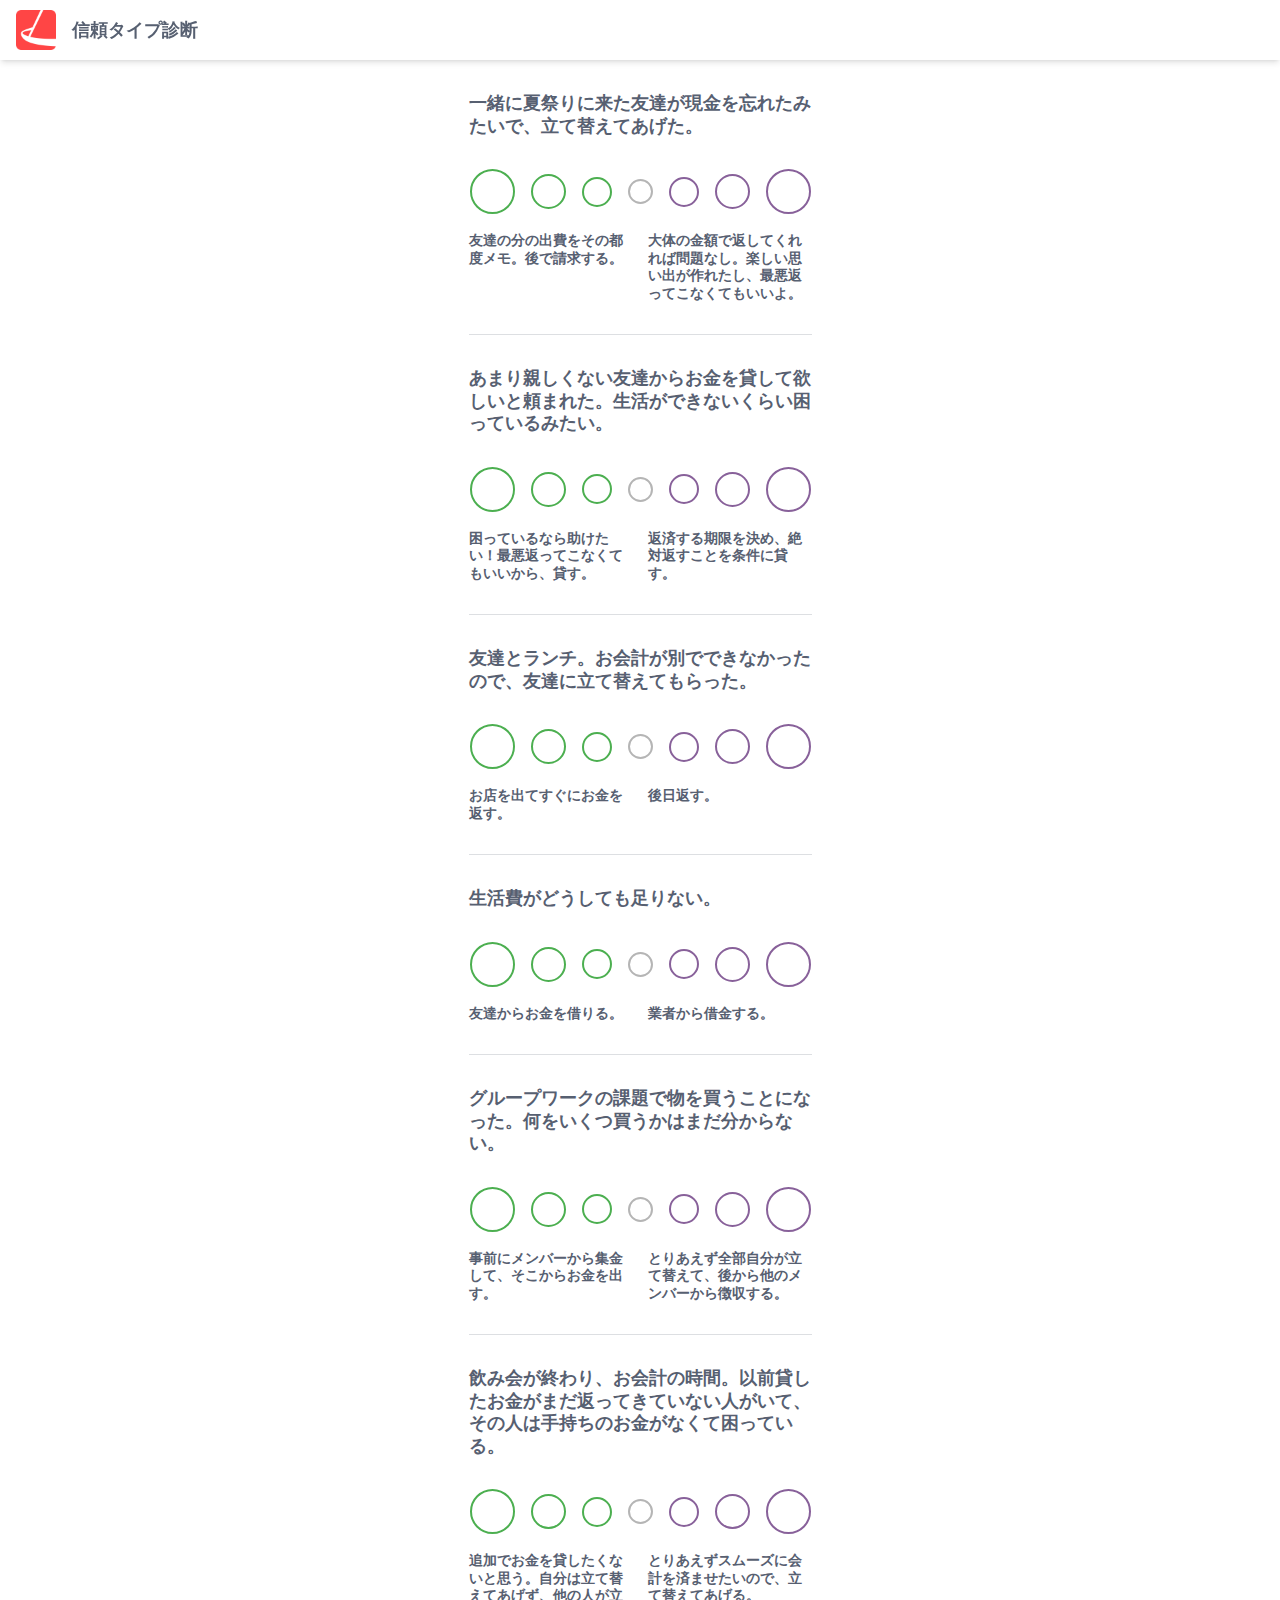
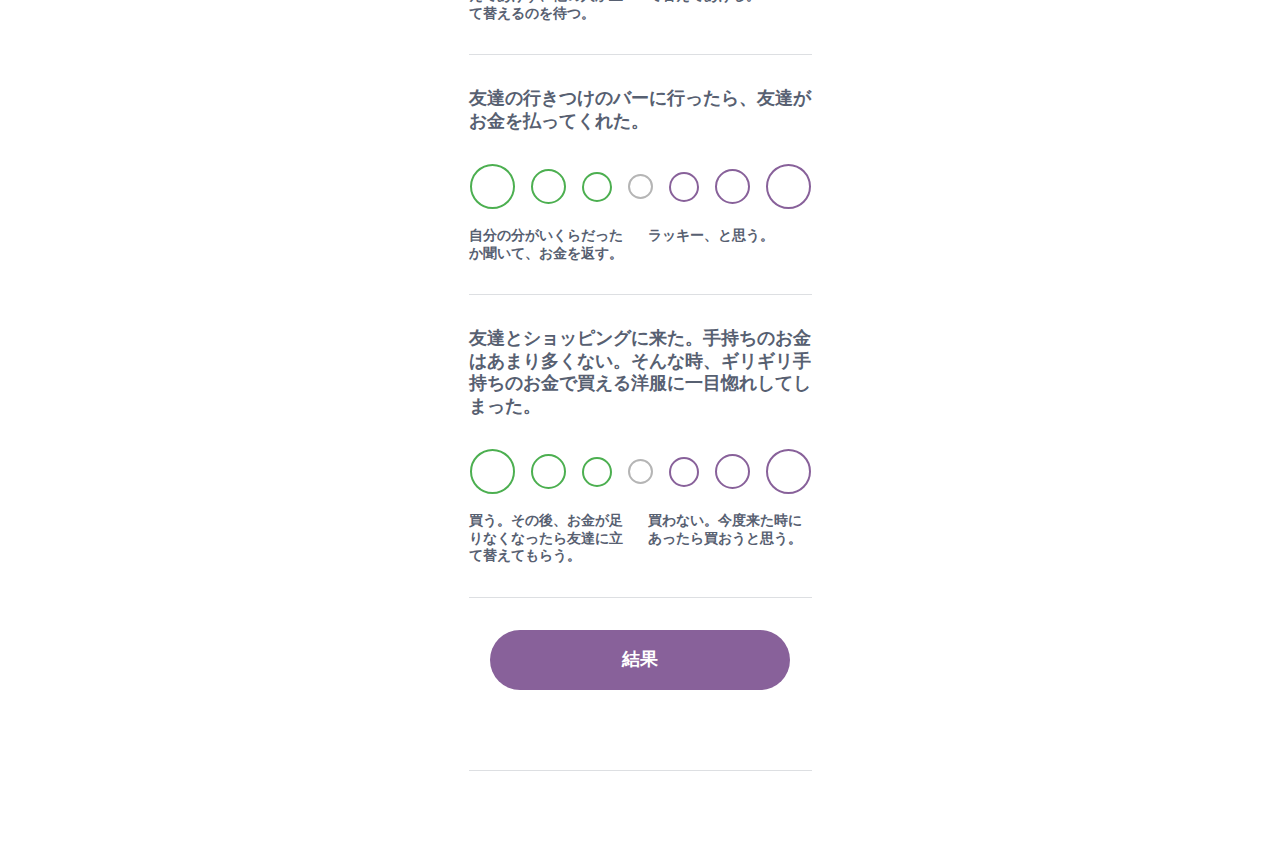
<file: index.html>
<!DOCTYPE html>
<html lang="ja">
  <head>
    <meta charset="UTF-8">
    <meta http-equiv="X-UA-Compatible" content="IE=edge">
    <meta name="viewport" content="width=device-width, initial-scale=1.0">
    <title>信頼タイプ診断</title>
    <link rel="stylesheet" href="./style.css">
  </head>
  <body>
    <header>
      <img class="logo-img" src="./img/logo.png" alt="ロゴ">
      <p>信頼タイプ診断</p>
    </header>
    <main>
      <question></question>
      <div class="submit_area">
        <button class="submit-btn" type="submit">
          <span>結果</span>
        </button>
      </div>
    </main>
    <script src="./index.js"></script>
  </body>
</html>
</file>
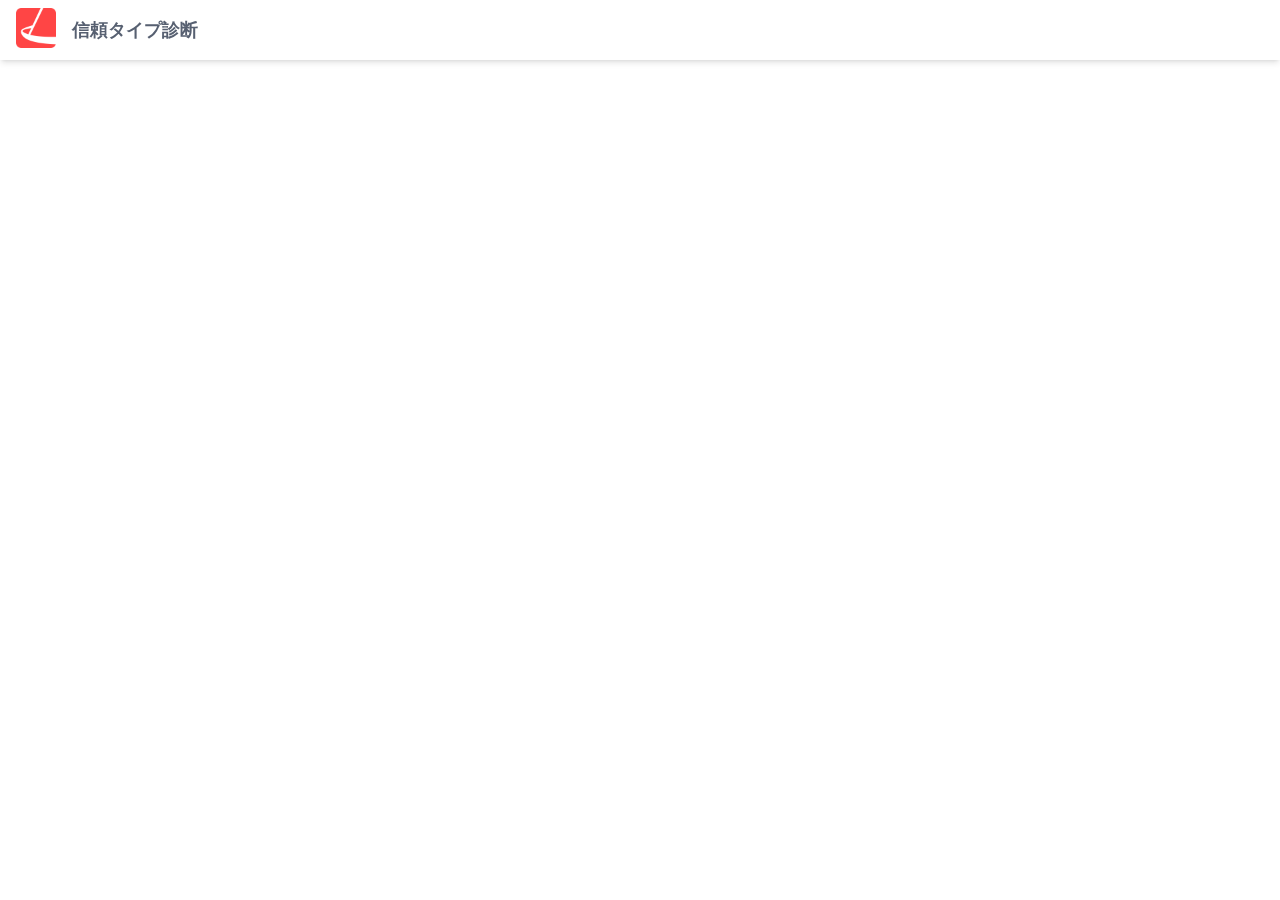
<file: result.html>
<!DOCTYPE html>
<html lang="ja">
  <head>
    <meta charset="UTF-8">
    <meta http-equiv="X-UA-Compatible" content="IE=edge">
    <meta name="viewport" content="width=device-width, initial-scale=1.0">
    <title>信頼タイプ診断</title>
    <link rel="stylesheet" href="./style.css">
  </head>
  <body>
    <header>
      <a href="index.html">
        <img class="logo-img" src="./img/logo.png" alt="ロゴ">
      </a>
      <p>信頼タイプ診断</p>
    </header>
    <main>
      <div class="type_area"></div>
      <div class="detail_area"></div>
      <script async src="https://platform.twitter.com/widgets.js" charset="utf-8"></script>
    </main>
    <script src="./result.js"></script>
  </body>
</html>
</file>
<file: style.css>
* {
  margin: 0;
  padding: 0;
}

html {
  font-family: "Hiragino Sans", "Hiragino Kaku Gothic ProN", "Helvetica Neue",
    Arial, sans-serif;
  font-size: 10px;
  word-spacing: 1px;
  -ms-text-size-adjust: 100%;
  -webkit-text-size-adjust: 100%;
  -moz-osx-font-smoothing: grayscale;
  -webkit-font-smoothing: antialiased;
  box-sizing: border-box;
}

body {
  position: relative;
  max-width: 34.3rem;
  margin: 0 auto;
  background: #ffffff;
}

p,
span,
a {
  font-weight: 600;
  font-size: 1.4rem;
  line-height: 1.25;
  color: #576071;
}

label,
span {
  color: #576071;
}

header {
  display: flex;
  align-items: center;
  position: fixed;
  top: 0;
  left: 0;
  width: 100vw;
  height: 6.0rem;
  box-shadow: 0 4px 6px -1px rgb(0 0 0 / 0.1), 0 2px 4px -2px rgb(0 0 0 / 0.1);
  background-color: #ffffff;
}

.logo-img {
  width: 4.0rem;
  height: 4.0rem;
  margin: 0 1.6rem;
}

header>p {
  font-size: 1.8rem;
}

main {
  margin: 9.2rem 0 8.0rem;
}

.item {
  margin-top: 3.2rem;
  padding-bottom: 1.6rem;
  border-bottom: 1px solid #dddfe2;
}

.question {
  font-size: 1.8rem;
}

.select_area {
  display: flex;
  justify-content: center;
  align-items: center;
  margin-top: 3.2rem;
}

.custom-radio {
  display: inline-block;
  margin-right: 16px;
  border-radius: 50%;
  border: 2px solid #b5b5b5;
  background-color: #ffffff;
  box-sizing: border-box;
}

.last-radio {
  margin-right: 0;
}

.green-radio {
  border: 2px solid #4CAF50;
}

.purple-radio {
  border: 2px solid #88619A;
}

.hidden-radio:checked+.custom-radio {
  background-color: #b5b5b5;
}

.hidden-radio:checked+.green-radio {
  background-color: #4CAF50;
}

.hidden-radio:checked+.purple-radio {
  background-color: #88619A;
}

.size45 {
  width: 4.5rem;
  height: 4.5rem;
}

.size35 {
  width: 3.5rem;
  height: 3.5rem;
}

.size30 {
  width: 3.0rem;
  height: 3.0rem;
}

.size25 {
  width: 2.5rem;
  height: 2.5rem;
}

.caption_area {
  display: flex;
  margin: 1.6rem 0;
}

.caption_area>.caption:not(:last-child) {
  margin-right: 1.6rem;
}

.caption {
  width: 16.4rem;
}

.radio-buttons {
  display: flex;
  justify-content: space-between;
}

.hidden-radio {
  display: none;
}

.submit_area {
  display: flex;
  justify-content: center;
  margin: 1.6rem 0 0;
  padding: 1.6rem 0 8.0rem;
  border-bottom: 1px solid #dddfe2;
}

.submit-btn {
  width: 30.0rem;
  height: 6.0rem;
  padding: 1.2rem 2.4rem;
  border-radius: 3.0rem;
  border: none;
  background-color: #88619A;
}

.submit-btn>span {
  font-weight: 600;
  font-size: 1.8rem;
  color: #ffffff;
}

/* result.html */

.type_area {
  display: flex;
  flex-direction: column;
  align-items: center;
  margin-top: 3.2rem;
}

.type_area>p {
  line-height: 1.0;
}

.result-title {
  font-weight: 400;
  font-size: 1.8rem;
  color: #576071;
}

.result-type {
  margin-top: 2.4rem;
  font-size: 2.4rem;
}

.result-16type {
  margin-top: 1.6rem;
  font-size: 1.8rem;
}

.result-img {
  width: 20.0rem;
  margin-top: 1.6rem;
}

.result-description {
  margin: 1.6rem 1.6rem 0;
  font-size: 1.6rem;
  line-height: 1.5;
  color: #576071;
}

.trait_item {
  display: flex;
  flex-direction: column;
  align-items: center;
  margin-top: 3.2rem;
  padding-bottom: 1.6rem;
  border-bottom: 1px solid #dddfe2;
}

.trait_item>p {
  font-size: 1.8rem;
  color: #576071;
}

.trait-detail {
  display: flex;
  margin-top: 1.6rem;
}

.trait-text>p {
  line-height: 1.0;
}

.bar {
  position: relative;
  width: 24.5rem;
  height: 1.0rem;
  margin: 0 1.6rem;
  background-color: #F5F5F5;
  border-radius: 0.5rem;
}

.bar-left {
  position: absolute;
  left: 0;
  width: calc(24.5rem * 0.43);
  background-color: #4CAF50;
  height: 1.0rem;
  border-radius: 0.5rem 0 0 0.5rem;
}

.bar-right {
  position: absolute;
  right: 0;
  width: calc(24.5rem * 0.57);
  background-color: #88619A;
  height: 1.0rem;
  border-radius: 0 0.5rem 0.5rem 0;
}

.trait-type {
  display: flex;
  align-items: center;
  justify-content: space-between;
  width: 100%;
  margin-top: 0.8rem;
  font-size: 1.4rem;
}

.red-color {
  color: #F45E5F;
}
.blue-color {
  color: #3B9CBC;
}
.yellow-color {
  color: #E5AE38;
}
.green-color {
  color: #31A878;
}
</file>
